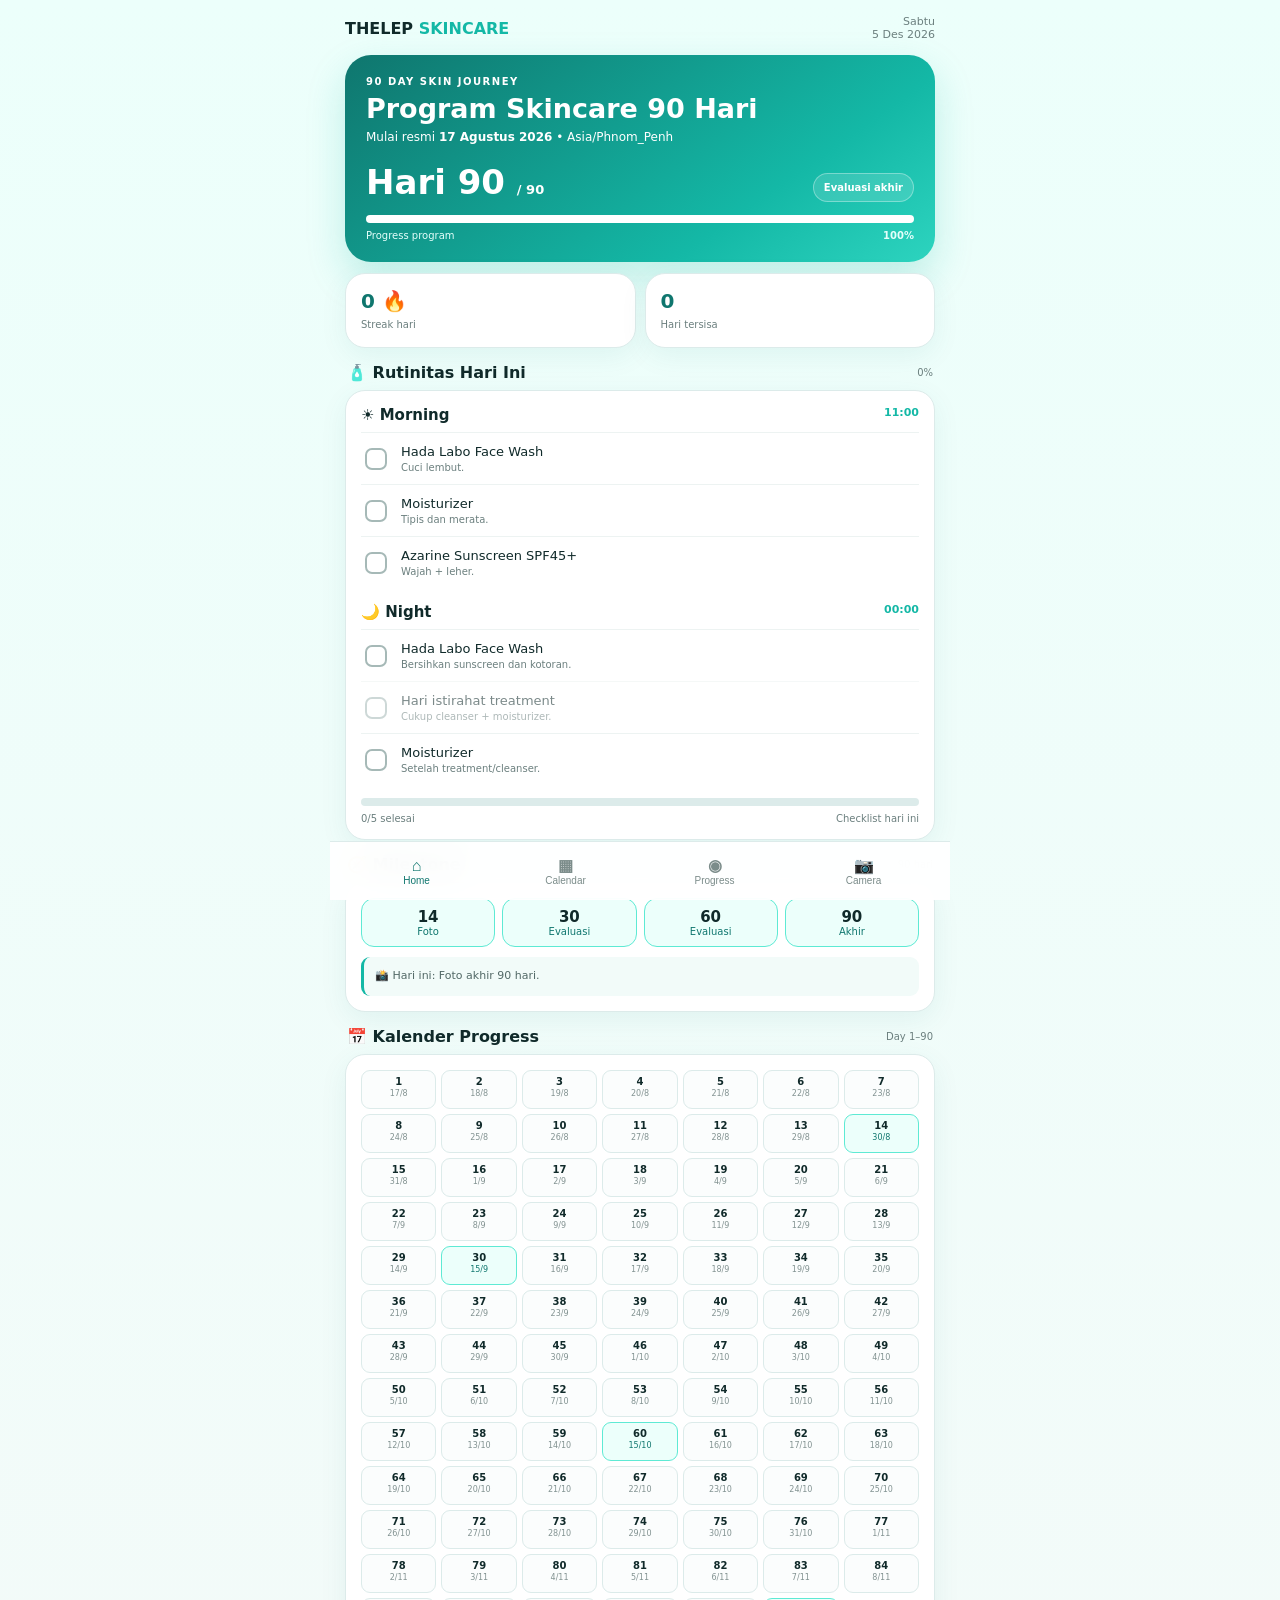
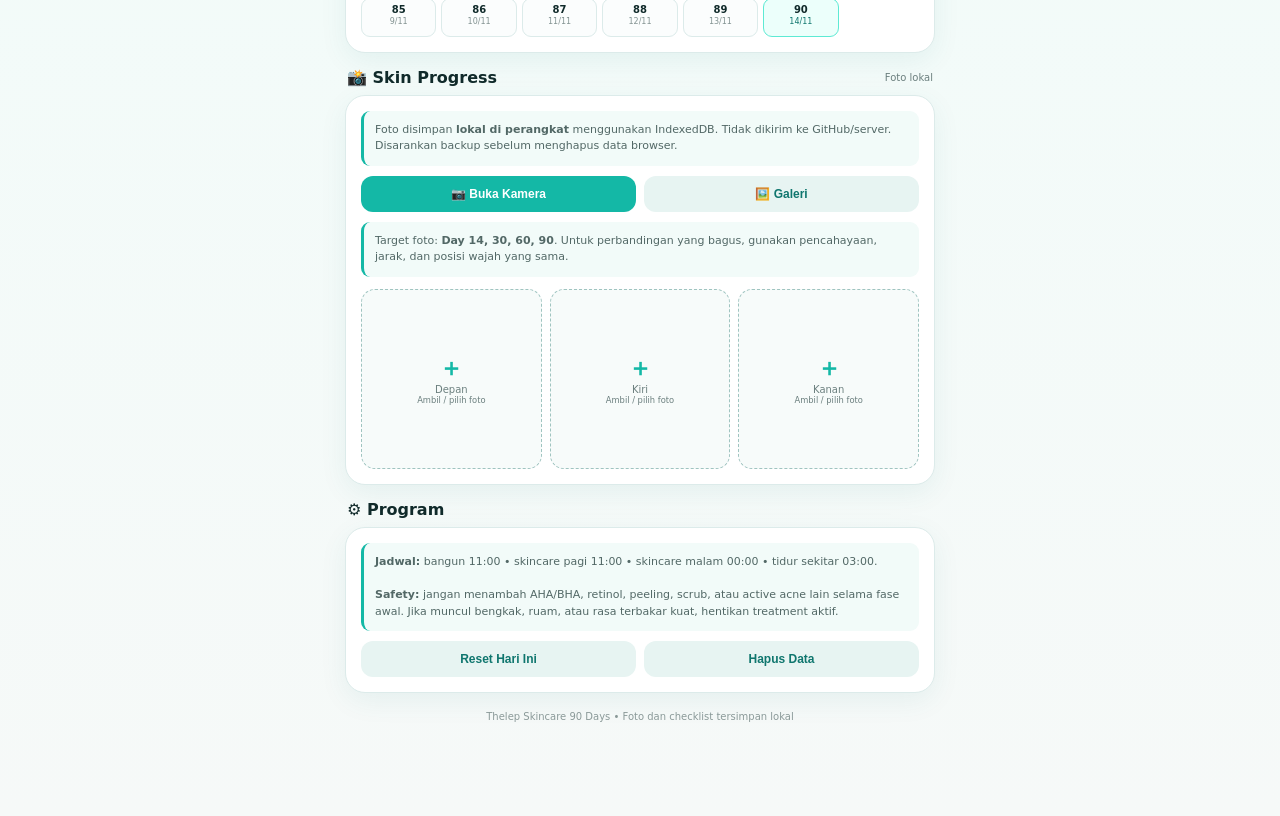
<file: index.html>
<!doctype html><html lang="id"><head><meta charset="utf-8"><meta name="viewport" content="width=device-width,initial-scale=1,viewport-fit=cover"><meta name="theme-color" content="#14b8a6"><meta name="apple-mobile-web-app-capable" content="yes"><link rel="manifest" href="manifest.json"><title>Thelep Skincare 90 Days</title><style>:root{--teal:#14b8a6;--teal2:#2dd4bf;--dark:#0f766e;--card:#fff;--text:#102a2a;--muted:#6b7f7e;--line:#dcebea}*{box-sizing:border-box}body{margin:0;background:linear-gradient(180deg,#ecfffb,#f6f9f8);color:var(--text);font-family:Inter,system-ui,-apple-system,"Segoe UI",sans-serif}.app{max-width:620px;margin:auto;padding:15px 15px 94px}.top{display:flex;justify-content:space-between;align-items:center;margin-bottom:14px}.brand{font-weight:900}.brand span{color:var(--teal)}.top small{font-size:11px;color:var(--muted);text-align:right}.hero{background:linear-gradient(145deg,#0f766e,#14b8a6 70%,#2dd4bf);color:#fff;border-radius:26px;padding:21px;box-shadow:0 16px 38px #14b8a638}.eyebrow{font-size:10px;letter-spacing:1.5px;font-weight:800}.hero h1{font-size:27px;margin:6px 0}.hero p{font-size:12px;margin:0}.heroGrid{display:grid;grid-template-columns:1fr auto;align-items:end;margin-top:18px}.day{font-size:34px;font-weight:900}.day small{font-size:13px}.badge{padding:8px 10px;border:1px solid #ffffff55;border-radius:99px;background:#ffffff22;font-size:10px;font-weight:800}.bar{height:8px;background:#dcebea;border-radius:99px;overflow:hidden;margin-top:13px}.fill{height:100%;background:var(--teal);transition:.3s}.hero .bar{background:#ffffff38}.hero .fill{background:#fff}.stats{display:flex;justify-content:space-between;margin-top:7px;font-size:10px;color:var(--muted)}.hero .stats{color:#e5fffb}.grid{display:grid;grid-template-columns:1fr 1fr;gap:9px;margin-top:11px}.stat,.card{background:#fff;border:1px solid var(--line);border-radius:20px;padding:15px;box-shadow:0 8px 28px #0f766e12}.stat b{display:block;font-size:20px;color:var(--dark)}.stat span{font-size:10px;color:var(--muted)}.section{margin-top:15px}.title{display:flex;justify-content:space-between;align-items:center;margin:0 2px 8px}.title h2{font-size:16px;margin:0}.title span{font-size:10px;color:var(--muted)}.routineHead{display:flex;justify-content:space-between;margin-bottom:8px}.routineHead h3{font-size:15px;margin:0}.time{font-size:11px;font-weight:800;color:var(--teal)}.task{display:flex;gap:11px;align-items:center;padding:11px 0;border-top:1px solid #edf3f2}.task input{appearance:none;width:22px;height:22px;border:2px solid #a6b9b7;border-radius:7px;flex:none}.task input:checked{background:var(--teal);border-color:var(--teal)}.task input:checked:after{content:'✓';display:block;text-align:center;color:#fff;line-height:18px;font-weight:900}.task label{font-size:13px}.task small{display:block;color:var(--muted);font-size:10px;margin-top:3px}.done label{text-decoration:line-through;color:#8b9998}.milestones{display:grid;grid-template-columns:repeat(4,1fr);gap:7px}.mile{text-align:center;background:#f7fbfa;border:1px solid var(--line);border-radius:13px;padding:9px 3px;color:var(--muted);font-size:10px}.mile b{display:block;color:var(--text);font-size:15px}.mile.active{border-color:#5eead4;background:#ecfffb;color:var(--dark)}.note{background:#f2fbf9;border-left:3px solid var(--teal);border-radius:9px;padding:11px;color:#526866;font-size:11px;line-height:1.5}.btn{border:0;border-radius:12px;padding:11px 13px;background:var(--teal);color:#fff;font-weight:800;font-size:12px}.btn.secondary{background:#e7f4f2;color:var(--dark)}.actions{display:flex;gap:8px;margin-top:10px}.actions .btn{flex:1}.calendar{display:grid;grid-template-columns:repeat(7,1fr);gap:5px}.daycell{min-height:39px;border:1px solid var(--line);border-radius:9px;background:#fbfdfd;padding:5px;text-align:center;font-size:10px;color:#829291}.daycell.today{border-color:var(--teal)}.daycell.done{background:#ecfdf5;border-color:#86efac;color:#15803d}.daycell.mile{background:#ecfffb;border-color:#5eead4;color:#0f766e}.daycell .n{font-weight:800;color:var(--text)}.daycell .d{display:block;font-size:8px;margin-top:2px}.photoGrid{display:grid;grid-template-columns:repeat(3,1fr);gap:8px;margin-top:12px}.photoSlot{position:relative;aspect-ratio:1;border:1px dashed #9fc4c0;border-radius:14px;overflow:hidden;background:#f7fbfa}.photoSlot img{width:100%;height:100%;object-fit:cover}.photoSlot .empty{height:100%;display:flex;flex-direction:column;align-items:center;justify-content:center;color:var(--muted);font-size:10px;text-align:center;padding:5px}.photoSlot .empty b{font-size:24px;color:var(--teal)}.photoSlot button{position:absolute;right:5px;top:5px;border:0;border-radius:99px;background:#ffffffdd;color:#b91c1c;width:27px;height:27px}.cameraBox{display:none;margin-top:12px;background:#071f1d;border-radius:16px;padding:8px}.cameraBox video{width:100%;display:block;border-radius:12px;max-height:55vh;object-fit:cover}.cameraControls{display:flex;gap:8px;margin-top:8px}.cameraControls button{flex:1}.tabs{position:fixed;z-index:20;bottom:0;left:50%;transform:translateX(-50%);width:min(620px,100%);padding:8px 12px calc(8px + env(safe-area-inset-bottom));background:#ffffffee;backdrop-filter:blur(16px);border-top:1px solid var(--line);display:grid;grid-template-columns:repeat(4,1fr)}.tab{border:0;background:transparent;color:#7b8c8a;padding:6px 2px;font-size:10px}.tab b{display:block;font-size:16px}.tab.active{color:var(--dark)}.footer{text-align:center;color:#8a9998;font-size:10px;margin-top:18px}@media(max-width:390px){.app{padding-left:11px;padding-right:11px}.hero{padding:18px}.day{font-size:29px}.calendar{gap:3px}.daycell{min-height:35px}}</style></head><body><main class="app"><header class="top"><div class="brand">THELEP <span>SKINCARE</span></div><small id="date"></small></header><section class="hero"><div class="eyebrow">90 DAY SKIN JOURNEY</div><h1>Program Skincare 90 Hari</h1><p>Mulai resmi <b>17 Agustus 2026</b> • Asia/Phnom_Penh</p><div class="heroGrid"><div class="day" id="day"></div><div class="badge" id="phase"></div></div><div class="bar"><div class="fill" id="programFill"></div></div><div class="stats"><span>Progress program</span><b id="programPct"></b></div></section><div class="grid"><div class="stat"><b id="streak">0 🔥</b><span>Streak hari</span></div><div class="stat"><b id="remaining">90</b><span>Hari tersisa</span></div></div><section class="section" id="home"><div class="title"><h2>🧴 Rutinitas Hari Ini</h2><span id="checkPct"></span></div><div class="card"><div class="routineHead"><h3>☀️ Morning</h3><span class="time">11:00</span></div><div class="task"><input type="checkbox" data-id="clean-am"><label>Hada Labo Face Wash<small>Cuci lembut.</small></label></div><div class="task"><input type="checkbox" data-id="moist-am"><label>Moisturizer<small>Tipis dan merata.</small></label></div><div class="task"><input type="checkbox" data-id="sun"><label>Azarine Sunscreen SPF45+<small>Wajah + leher.</small></label></div><div class="routineHead" style="margin-top:15px"><h3>🌙 Night</h3><span class="time">00:00</span></div><div class="task"><input type="checkbox" data-id="clean-pm"><label>Hada Labo Face Wash<small>Bersihkan sunscreen dan kotoran.</small></label></div><div id="treatment"></div><div class="task"><input type="checkbox" data-id="moist-pm"><label>Moisturizer<small>Setelah treatment/cleanser.</small></label></div><div class="bar"><div class="fill" id="checkFill"></div></div><div class="stats"><span id="checkText">0/0 selesai</span><span>Checklist hari ini</span></div></div></section><section class="section"><div class="title"><h2>🧭 Milestone</h2><span>90 hari</span></div><div class="card"><div class="milestones"><div class="mile" id="m14"><b>14</b>Foto</div><div class="mile" id="m30"><b>30</b>Evaluasi</div><div class="mile" id="m60"><b>60</b>Evaluasi</div><div class="mile" id="m90"><b>90</b>Akhir</div></div><div class="note" id="milestone" style="margin-top:10px"></div></div></section><section class="section" id="calendarSection"><div class="title"><h2>📅 Kalender Progress</h2><span>Day 1–90</span></div><div class="card"><div class="calendar" id="calendar"></div></div></section><section class="section" id="progressSection"><div class="title"><h2>📸 Skin Progress</h2><span>Foto lokal</span></div><div class="card"><div class="note">Foto disimpan <b>lokal di perangkat</b> menggunakan IndexedDB. Tidak dikirim ke GitHub/server. Disarankan backup sebelum menghapus data browser.</div><div class="actions"><button class="btn" onclick="openCamera()">📷 Buka Kamera</button><button class="btn secondary" onclick="pickPhoto()">🖼️ Galeri</button></div><input id="fileInput" type="file" accept="image/*" capture="environment" hidden><div class="cameraBox" id="cameraBox"><video id="video" autoplay playsinline></video><div class="cameraControls"><button class="btn" onclick="takePhoto()">● Ambil Foto</button><button class="btn secondary" onclick="closeCamera()">Tutup</button></div></div><div class="note" style="margin-top:10px">Target foto: <b>Day 14, 30, 60, 90</b>. Untuk perbandingan yang bagus, gunakan pencahayaan, jarak, dan posisi wajah yang sama.</div><div class="photoGrid" id="photoGrid"></div></div></section><section class="section"><div class="title"><h2>⚙️ Program</h2></div><div class="card"><div class="note"><b>Jadwal:</b> bangun 11:00 • skincare pagi 11:00 • skincare malam 00:00 • tidur sekitar 03:00.<br><br><b>Safety:</b> jangan menambah AHA/BHA, retinol, peeling, scrub, atau active acne lain selama fase awal. Jika muncul bengkak, ruam, atau rasa terbakar kuat, hentikan treatment aktif.</div><div class="actions"><button class="btn secondary" onclick="resetToday()">Reset Hari Ini</button><button class="btn secondary" onclick="clearAllData()">Hapus Data</button></div></div></section><div class="footer">Thelep Skincare 90 Days • Foto dan checklist tersimpan lokal</div></main><nav class="tabs"><button class="tab active" onclick="go('home',this)"><b>⌂</b>Home</button><button class="tab" onclick="go('calendarSection',this)"><b>▦</b>Calendar</button><button class="tab" onclick="go('progressSection',this)"><b>◉</b>Progress</button><button class="tab" onclick="go('progressSection',this)"><b>📷</b>Camera</button></nav><script>const TZ='Asia/Phnom_Penh',START=Date.UTC(2026,7,17),now=new Date();const parts=new Intl.DateTimeFormat('en-CA',{timeZone:TZ,year:'numeric',month:'2-digit',day:'2-digit'}).formatToParts(now),get=t=>parts.find(x=>x.type===t).value,y=+get('year'),m=+get('month'),d=+get('day'),serial=Date.UTC(y,m-1,d);let day=Math.floor((serial-START)/86400000)+1;if(serial<START)day=0;if(day>90)day=90;const dateObj=new Date(serial),names=['Minggu','Senin','Selasa','Rabu','Kamis','Jumat','Sabtu'];document.getElementById('date').innerHTML=names[dateObj.getUTCDay()]+'<br>'+new Intl.DateTimeFormat('id-ID',{timeZone:TZ,day:'numeric',month:'short',year:'numeric'}).format(now);const phase=day<=14?'Adaptasi':day<=30?'Konsistensi':day<=60?'Perkembangan':'Evaluasi akhir';document.getElementById('day').innerHTML=day?`Hari ${day} <small>/ 90</small>`:'Belum dimulai';document.getElementById('phase').textContent=phase;document.getElementById('programFill').style.width=(day/90*100)+'%';document.getElementById('programPct').textContent=Math.round(day/90*100)+'%';document.getElementById('remaining').textContent=Math.max(0,90-day);[14,30,60,90].forEach(n=>{if(day>=n)document.getElementById('m'+n).classList.add('active')});const targets=[14,30,60,90],labels={14:'Foto progres pertama',30:'Evaluasi bulan pertama',60:'Evaluasi bulan kedua',90:'Foto akhir 90 hari'},next=targets.find(n=>n>=day)||90;document.getElementById('milestone').textContent=day===next?'📸 Hari ini: '+labels[next]+'.':day<next?'Target berikutnya Hari '+next+' — '+labels[next]+'.':'Program 90 hari selesai.';const treatmentDay=[1,3,5].includes(dateObj.getUTCDay());document.getElementById('treatment').innerHTML=treatmentDay?'<div class="task"><input type="checkbox" data-id="serum"><label>Wardah Acnederm Acne Relief Serum<small>Senin / Rabu / Jumat • treatment malam.</small></label></div>':'<div class="task" style="opacity:.55"><input type="checkbox" disabled><label>Hari istirahat treatment<small>Cukup cleanser + moisturizer.</small></label></div>';const key='thelep-v2-'+y+'-'+m+'-'+d;let saved=JSON.parse(localStorage.getItem(key)||'{}');function update(){const a=[...document.querySelectorAll('input[data-id]')],done=a.filter(x=>x.checked).length,p=a.length?Math.round(done/a.length*100):0;document.getElementById('checkFill').style.width=p+'%';document.getElementById('checkText').textContent=done+'/'+a.length+' selesai';document.getElementById('checkPct').textContent=p+'%';a.forEach(x=>x.closest('.task').classList.toggle('done',x.checked));calcStreak();renderCalendar()}document.querySelectorAll('input[data-id]').forEach(x=>{x.checked=!!saved[x.dataset.id];x.addEventListener('change',()=>{saved[x.dataset.id]=x.checked;localStorage.setItem(key,JSON.stringify(saved));update()})});function keyForSerial(s){const z=new Date(s);return 'thelep-v2-'+z.getUTCFullYear()+'-'+(z.getUTCMonth()+1)+'-'+z.getUTCDate()}function completeKey(k){const s=JSON.parse(localStorage.getItem(k)||'{}');return ['clean-am','moist-am','sun','clean-pm','moist-pm'].every(id=>s[id]===true)}function calcStreak(){let s=0;for(let i=0;i<day;i++){if(completeKey(keyForSerial(serial-i*86400000)))s++;else break}document.getElementById('streak').textContent=s+' 🔥'}function renderCalendar(){const el=document.getElementById('calendar');el.innerHTML='';for(let i=1;i<=90;i++){const e=document.createElement('div');e.className='daycell';if(i===day)e.classList.add('today');if(targets.includes(i))e.classList.add('mile');if(completeKey(keyForSerial(START+(i-1)*86400000)))e.classList.add('done');const dt=new Date(START+(i-1)*86400000);e.innerHTML='<span class="n">'+i+'</span><span class="d">'+dt.getUTCDate()+'/'+(dt.getUTCMonth()+1)+'</span>';el.appendChild(e)}}const DB='thelep-skincare-db',STORE='photos';function dbOpen(){return new Promise((resolve,reject)=>{const r=indexedDB.open(DB,1);r.onupgradeneeded=()=>{if(!r.result.objectStoreNames.contains(STORE))r.result.createObjectStore(STORE,{keyPath:'id'})};r.onsuccess=()=>resolve(r.result);r.onerror=()=>reject(r.error)})}async function savePhoto(blob,slot){const db=await dbOpen();await new Promise((res,rej)=>{const tx=db.transaction(STORE,'readwrite');tx.objectStore(STORE).put({id:'day'+day+'-'+slot,day,slot,blob,created:Date.now()});tx.oncomplete=res;tx.onerror=()=>rej(tx.error)});renderPhotos()}async function getPhotos(){const db=await dbOpen();return new Promise((res,rej)=>{const r=db.transaction(STORE).objectStore(STORE).getAll();r.onsuccess=()=>res(r.result);r.onerror=()=>rej(r.error)})}async function deletePhoto(id){const db=await dbOpen();await new Promise((res,rej)=>{const tx=db.transaction(STORE,'readwrite');tx.objectStore(STORE).delete(id);tx.oncomplete=res;tx.onerror=()=>rej(tx.error)});renderPhotos()}async function renderPhotos(){const el=document.getElementById('photoGrid');el.innerHTML='';const all=await getPhotos();const slots=['front','left','right'],names={front:'Depan',left:'Kiri',right:'Kanan'};for(const slot of slots){const id='day'+day+'-'+slot,r=all.find(x=>x.id===id),box=document.createElement('div');box.className='photoSlot';if(r){const url=URL.createObjectURL(r.blob);box.innerHTML='<img src="'+url+'" alt="Foto '+names[slot]+'"><button onclick="deletePhoto(\''+id+'\')">×</button>'}else box.innerHTML='<div class="empty"><b>＋</b>'+names[slot]+'<br><small>Ambil / pilih foto</small></div>';el.appendChild(box)}}let stream=null,currentSlot='front';function chooseSlot(){const v=prompt('Simpan sebagai: front (depan), left (kiri), atau right (kanan)','front');return ['front','left','right'].includes(v)?v:null}async function openCamera(){const slot=chooseSlot();if(!slot)return;currentSlot=slot;try{stream=await navigator.mediaDevices.getUserMedia({video:{facingMode:'user'},audio:false});document.getElementById('video').srcObject=stream;document.getElementById('cameraBox').style.display='block'}catch(e){alert('Kamera tidak dapat dibuka. Pastikan izin kamera diberikan dan aplikasi dibuka melalui HTTPS. Kamu tetap bisa memilih foto dari Galeri.')}}function takePhoto(){const v=document.getElementById('video'),c=document.createElement('canvas');c.width=v.videoWidth;c.height=v.videoHeight;c.getContext('2d').drawImage(v,0,0);c.toBlob(b=>{savePhoto(b,currentSlot);closeCamera()},'image/jpeg',.88)}function closeCamera(){if(stream){stream.getTracks().forEach(t=>t.stop());stream=null}document.getElementById('cameraBox').style.display='none'}function pickPhoto(){const slot=chooseSlot();if(!slot)return;currentSlot=slot;const input=document.getElementById('fileInput');input.value='';input.click()}document.getElementById('fileInput').addEventListener('change',e=>{const f=e.target.files[0];if(f)savePhoto(f,currentSlot)});function resetToday(){localStorage.removeItem(key);location.reload()}async function clearAllData(){if(confirm('Hapus semua checklist, catatan, dan foto lokal?')){localStorage.clear();const db=await dbOpen();await new Promise((res,rej)=>{const tx=db.transaction(STORE,'readwrite');tx.objectStore(STORE).clear();tx.oncomplete=res;tx.onerror=()=>rej(tx.error)});location.reload()}}function go(id,btn){document.getElementById(id).scrollIntoView({behavior:'smooth'});document.querySelectorAll('.tab').forEach(x=>x.classList.remove('active'));btn.classList.add('active')}update();renderPhotos();</script></body></html>
</file>
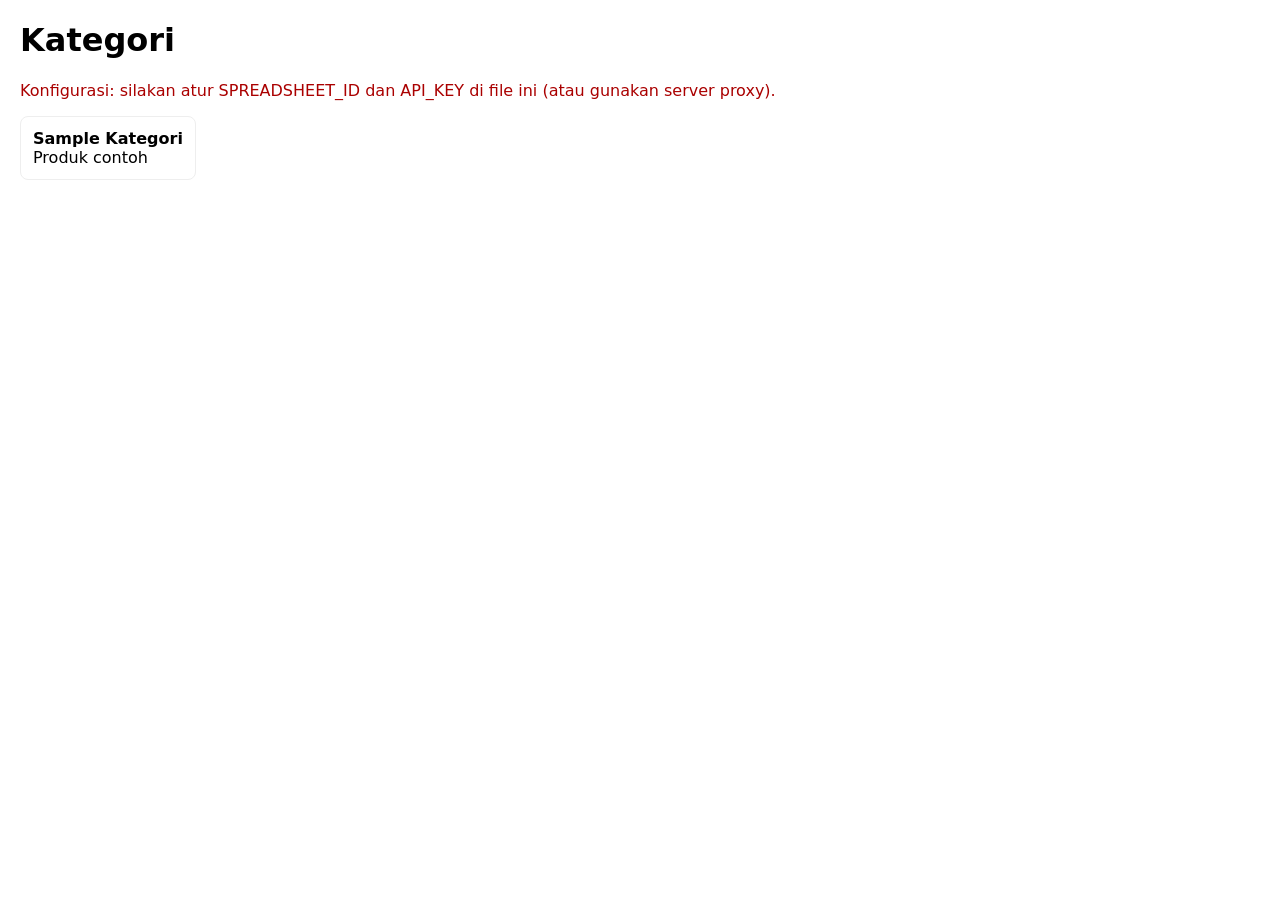
<file: kategori.html>
<!doctype html>
<html lang="id">
<head>
  <meta charset="utf-8">
  <meta name="viewport" content="width=device-width,initial-scale=1">
  <title>Kategori • THELEP FINANCE</title>
  <style>
    body{font-family:system-ui,Segoe UI,Roboto,Arial;margin:20px}
    .loading{color:#666}
    .error{color:#a00}
    .grid{display:flex;flex-wrap:wrap;gap:12px}
    .card{padding:12px;border:1px solid #eee;border-radius:8px;min-width:150px}
  </style>
</head>
<body>
  <h1>Kategori</h1>
  <p id="status" class="loading">Memuat master data...</p>
  <div id="content" class="grid" aria-live="polite"></div>

  <script>
  // === PENTING ===
  // Konfigurasi: masukkan SPREADSHEET_ID dan (jika Anda belum punya server proxy) API_KEY.
  // Namun: menaruh API_KEY di kode klien berarti setiap pengunjung menggunakan kuota proyek yang sama.
  // Lebih baik: buat endpoint serverless yang mem-fetch Sheets dan melakukan caching.
  const SPREADSHEET_ID = 'GANTI_SPREADSHEET_ID';
  const API_KEY = 'GANTI_API_KEY'; // optional if you use server proxy

  // Cache config
  const CACHE_KEY = 'master_data_v2';
  const CACHE_TTL = 60 * 1000; // 60s

  // Range yang ingin dibaca. Gabungkan menjadi satu batchGet untuk mengurangi banyak read requests.
  const RANGES = ['Sheet1!A1:E200'];

  // Simple exponential backoff with jitter for transient 429/503 errors
  async function fetchWithBackoff(url, options = {}, retries = 5) {
    let delay = 500;
    for (let i = 0; i <= retries; i++) {
      try {
        const res = await fetch(url, options);
        if (res.status === 429 || res.status === 503) throw { transient: true, res };
        if (!res.ok) throw { transient: false, res };
        return await res.json();
      } catch (err) {
        if (i === retries || !err.transient) throw err;
        await new Promise(r => setTimeout(r, delay + Math.random() * 200));
        delay *= 2;
      }
    }
  }

  function readCache() {
    try {
      const raw = localStorage.getItem(CACHE_KEY);
      if (!raw) return null;
      const obj = JSON.parse(raw);
      if (Date.now() - obj.ts < CACHE_TTL) return obj.data;
      return null;
    } catch (e) { return null; }
  }
  function writeCache(data) {
    try { localStorage.setItem(CACHE_KEY, JSON.stringify({ ts: Date.now(), data })); } catch (e) {}
  }

  // Debounce to prevent multiple simultaneous loads (e.g., multiple UI events)
  let loadInProgress = null;
  async function getMasterData() {
    if (loadInProgress) return loadInProgress;
    const cached = readCache();
    if (cached) return Promise.resolve(cached);

    loadInProgress = (async () => {
      // If you have a server proxy, replace the URL below with your endpoint and remove API_KEY usage.
      const base = `https://sheets.googleapis.com/v4/spreadsheets/${encodeURIComponent(SPREADSHEET_ID)}/values:batchGet`;
      const params = RANGES.map(r => `ranges=${encodeURIComponent(r)}`).join('&');
      const url = `${base}?${params}&key=${encodeURIComponent(API_KEY)}`;
      try {
        const payload = await fetchWithBackoff(url, {}, 4);
        // payload.valueRanges is an array matching RANGES order
        writeCache(payload.valueRanges);
        return payload.valueRanges;
      } catch (err) {
        // On error, try to use stale cache if available (longer TTL fallback)
        const stale = (function(){
          try{
            const raw = localStorage.getItem(CACHE_KEY);
            if(!raw) return null;
            const obj = JSON.parse(raw);
            // allow stale up to 24 hours if network fails
            if (Date.now() - obj.ts < 24 * 3600 * 1000) return obj.data;
            return null;
          }catch(e){return null}
        })();
        if (stale) return stale;
        throw err;
      } finally {
        loadInProgress = null;
      }
    })();
    return loadInProgress;
  }

  // Render functions
  const statusEl = document.getElementById('status');
  const contentEl = document.getElementById('content');

  function renderEmpty(message){
    statusEl.textContent = message;
    statusEl.className = 'error';
    contentEl.innerHTML = '';
  }

  function renderData(valueRanges) {
    statusEl.textContent = 'Data dimuat.';
    statusEl.className = '';
    contentEl.innerHTML = '';
    // For simple sheet with headers in first row
    const rows = (valueRanges && valueRanges[0] && valueRanges[0].values) || [];
    if (rows.length <= 1) { renderEmpty('Tidak ada data.'); return; }
    const headers = rows[0];
    for (let i = 1; i < rows.length; i++) {
      const row = rows[i];
      const name = row[0] || '(kosong)';
      const desc = row[1] || '';
      const el = document.createElement('div');
      el.className = 'card';
      el.innerHTML = `<strong>${escapeHtml(name)}</strong><div>${escapeHtml(desc)}</div>`;
      contentEl.appendChild(el);
    }
  }

  function escapeHtml(s){
    return String(s)
      .replace(/&/g,'&amp;')
      .replace(/</g,'&lt;')
      .replace(/>/g,'&gt;')
      .replace(/"/g,'&quot;')
      .replace(/'/g,'&#39;');
  }

  async function init() {
    if (SPREADSHEET_ID === 'GANTI_SPREADSHEET_ID' || API_KEY === 'GANTI_API_KEY') {
      statusEl.textContent = 'Konfigurasi: silakan atur SPREADSHEET_ID dan API_KEY di file ini (atau gunakan server proxy).';
      statusEl.className = 'error';
      // show sample fallback so UI isn't empty
      contentEl.innerHTML = '<div class="card"><strong>Sample Kategori</strong><div>Produk contoh</div></div>';
      return;
    }

    statusEl.textContent = 'Memuat master data...';
    statusEl.className = 'loading';
    try {
      const data = await getMasterData();
      renderData(data);
    } catch (err) {
      console.error('Gagal memuat master data', err);
      renderEmpty('Gagal memuat data. Silakan coba lagi nanti.');
    }
  }

  // kick off
  document.addEventListener('DOMContentLoaded', init);
  </script>

</body>
</html>
</file>
